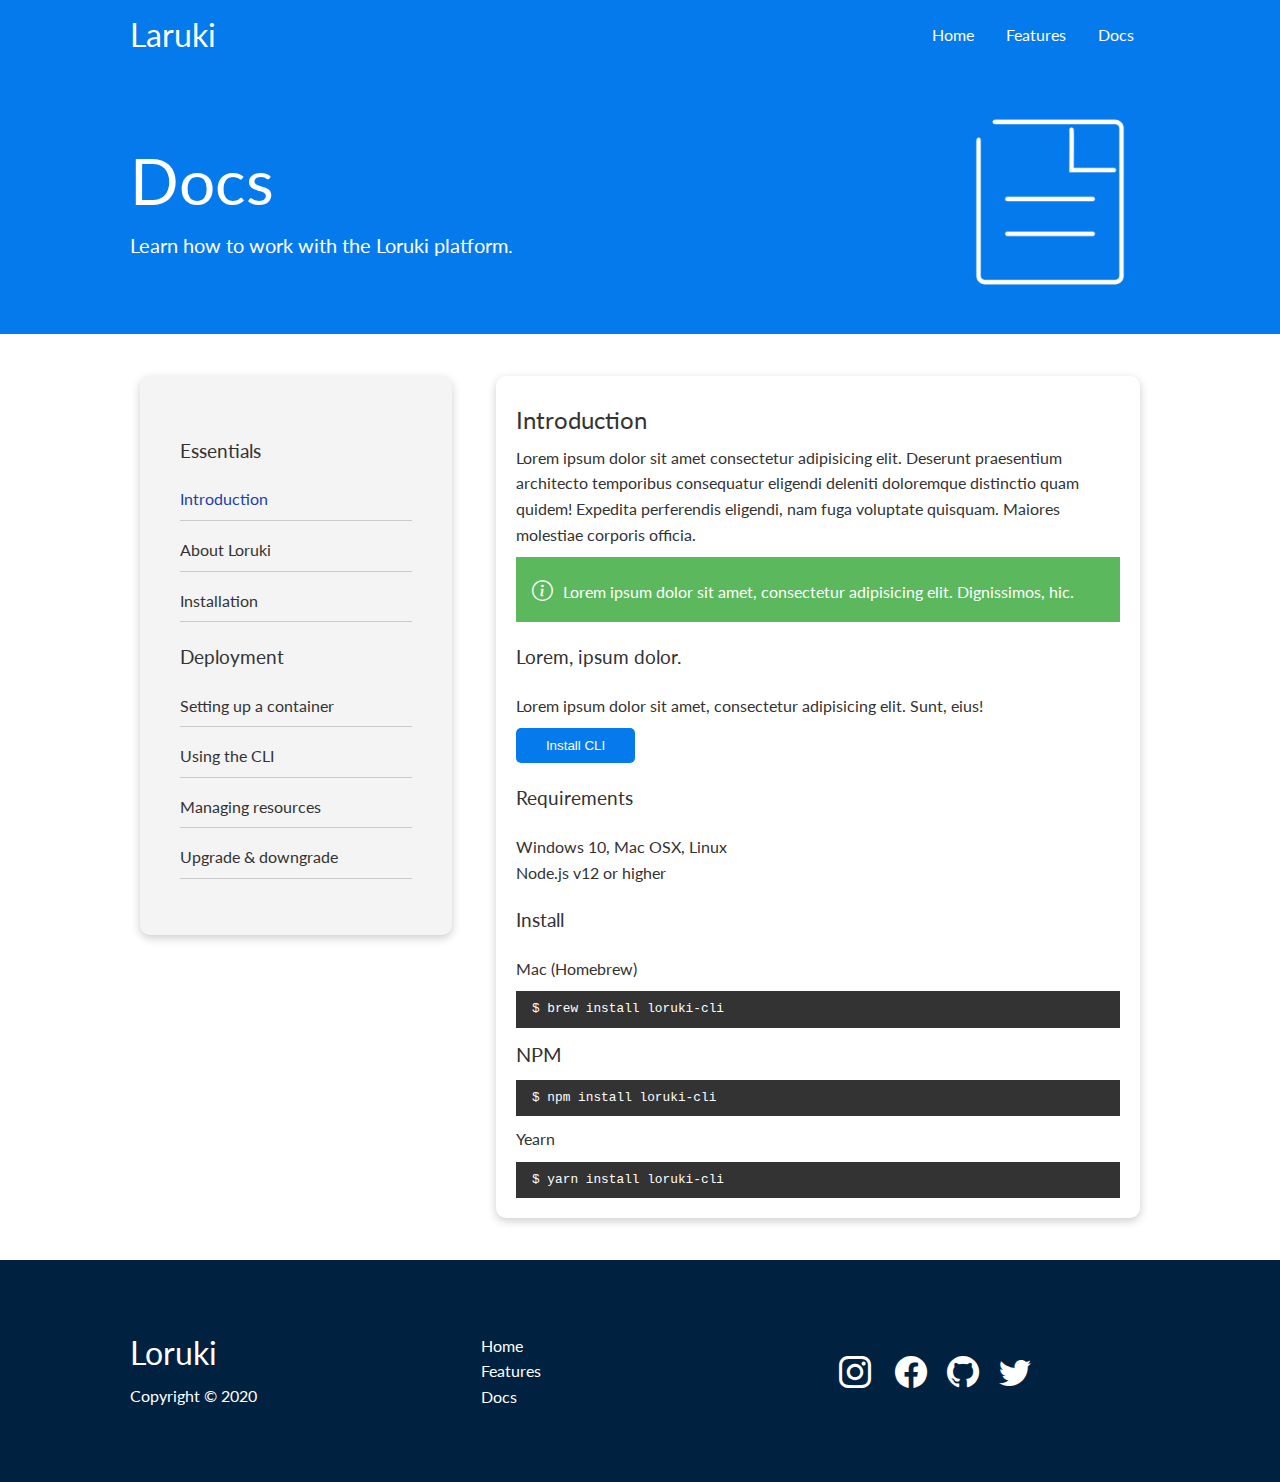
<file: docs.html>
<!DOCTYPE html>
<html lang="en">
  <head>
    <meta charset="UTF-8" />
    <meta name="viewport" content="width=device-width, initial-scale=1.0" />
    <title>Loruki Website</title>
    <link rel="stylesheet" href="./sources/styles.css" />
    <link
      rel="stylesheet"
      href="https://cdn.jsdelivr.net/npm/bootstrap-icons@1.11.3/font/bootstrap-icons.min.css"
    />
    <link
      rel="stylesheet"
      href="https://cdnjs.cloudflare.com/ajax/libs/font-awesome/6.6.0/css/all.min.css"
      integrity="sha512-Kc323vGBEqzTmouAECnVceyQqyqdsSiqLQISBL29aUW4U/M7pSPA/gEUZQqv1cwx4OnYxTxve5UMg5GT6L4JJg=="
      crossorigin="anonymous"
      referrerpolicy="no-referrer"
    />
  </head>
  <body>
    <!-- Header -->
    <header class="header" id="header">
      <div class="container flex">
        <h1 class="header__logo">Laruki</h1>
        <nav class="navigation" id="navigation">
          <ul class="nav__items">
            <li class="nav__item">
              <a href="index.html" class="nav__link">Home</a>
            </li>
            <li class="nav__item">
              <a href="features.html" class="nav__link">Features</a>
            </li>
            <li class="nav__item">
              <a href="#" class="nav__link">Docs</a>
            </li>
          </ul>
        </nav>
      </div>
    </header>
    <!-- /Header  -->
    <main>
      <!-- DOCS Head -->
      <section class="docs__head bg__primary py__3">
        <div class="container grid">
          <div>
            <h1 class="xl">Docs</h1>
            <p class="lead">Learn how to work with the Loruki platform.</p>
          </div>
          <img src="./images/docs.png" alt="docs-head-image" />
        </div>
      </section>
      <!-- /DOCS Head -->

      <!-- DOCS Main -->
      <section class="docs__main py__3">
        <div class="container grid">
          <div class="card">
            <h3 class="my__2">Essentials</h3>
            <nav>
              <ul>
                <li>
                  <a href="docs.html" class="text-secondary"> Introduction </a>
                </li>
                <li>
                  <a href="#"> About Loruki </a>
                </li>
                <li>
                  <a href="#"> Installation </a>
                </li>
              </ul>
            </nav>
            <h3 class="my__2">Deployment</h3>
            <nav>
              <ul>
                <li>
                  <a href="#"> Setting up a container</a>
                </li>
                <li>
                  <a href="#"> Using the CLI</a>
                </li>
                <li>
                  <a href="#">Managing resources </a>
                </li>
                <li>
                  <a href="#">Upgrade & downgrade</a>
                </li>
              </ul>
            </nav>
          </div>
          <div class="card">
            <h2>Introduction</h2>
            <p>
              Lorem ipsum dolor sit amet consectetur adipisicing elit. Deserunt
              praesentium architecto temporibus consequatur eligendi deleniti
              doloremque distinctio quam quidem! Expedita perferendis eligendi,
              nam fuga voluptate quisquam. Maiores molestiae corporis officia.
            </p>
            <div class="alert alert__success p__1">
              <i class="bi bi-info-circle"></i>
              Lorem ipsum dolor sit amet, consectetur adipisicing elit.
              Dignissimos, hic.
            </div>
            <h3 class="my__2">Lorem, ipsum dolor.</h3>
            <p>
              Lorem ipsum dolor sit amet, consectetur adipisicing elit. Sunt,
              eius!
            </p>

            <button type="button" class="btn btn__primary">Install CLI</button>

            <h3 class="my__2">Requirements</h3>

            <ul>
              <li>Windows 10, Mac OSX, Linux</li>
              <li>Node.js v12 or higher</li>
            </ul>

            <h3 class="my__2">Install</h3>
            <p>Mac (Homebrew)</p>
            <pre><code>$ brew install loruki-cli </code></pre>
            <p class="lead">NPM</p>
            <pre><code>$ npm install loruki-cli</code></pre>
            <p class="Lead">Yearn</p>
            <pre><code>$ yarn install loruki-cli</code></pre>
          </div>
        </div>
      </section>
      <!-- /DOCS Main -->
    </main>
    <!-- Footer -->
    <footer class="footer py__5 bg__dark">
      <div class="container footer-grid">
        <div>
          <h1>Loruki</h1>
          <p>Copyright &copy; 2020</p>
        </div>
        <nav>
          <ul>
            <li><a href="index.html">Home</a></li>
            <li><a href="features.html">Features</a></li>
            <li><a href="document.html">Docs</a></li>
          </ul>
        </nav>
        <div class="social__items">
          <a href="https://www.instagram.com/">
            <i class="bi bi-instagram"></i>
          </a>
          <a href="https://www.facebook.com/"><i class="bi bi-facebook"></i></a>
          <a href="https://www.github.com/"><i class="bi bi-github"></i></a>
          <a href="https://www.twitter.com/"><i class="bi bi-twitter"></i></a>
        </div>
      </div>
    </footer>
  </body>
</html>
</file>
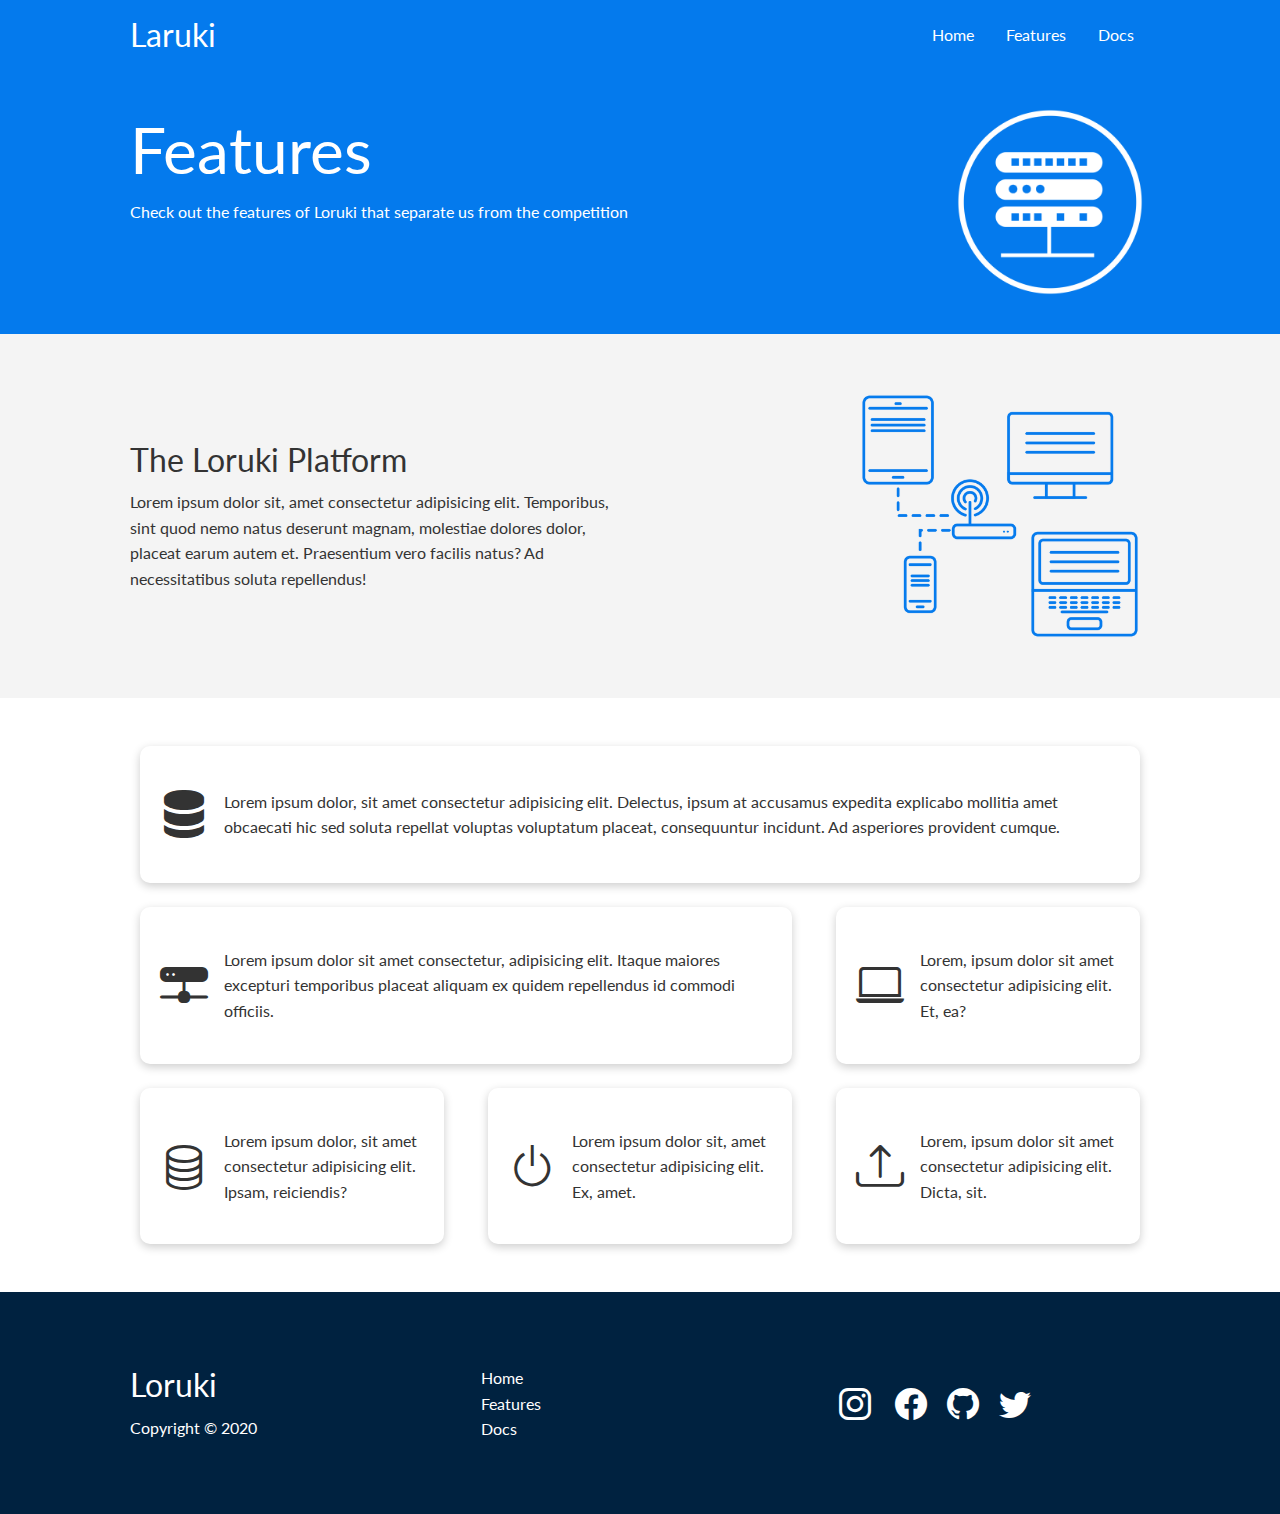
<file: features.html>
<!DOCTYPE html>
<html lang="en">
  <head>
    <meta charset="UTF-8" />
    <meta name="viewport" content="width=device-width, initial-scale=1.0" />
    <title>Loruki Website</title>
    <link rel="stylesheet" href="./sources/styles.css" />
    <link
      rel="stylesheet"
      href="https://cdn.jsdelivr.net/npm/bootstrap-icons@1.11.3/font/bootstrap-icons.min.css"
    />
    <link
      rel="stylesheet"
      href="https://cdnjs.cloudflare.com/ajax/libs/font-awesome/6.6.0/css/all.min.css"
      integrity="sha512-Kc323vGBEqzTmouAECnVceyQqyqdsSiqLQISBL29aUW4U/M7pSPA/gEUZQqv1cwx4OnYxTxve5UMg5GT6L4JJg=="
      crossorigin="anonymous"
      referrerpolicy="no-referrer"
    />
  </head>
  <body>
    <!-- Header -->
    <header class="header" id="header">
      <div class="container flex">
        <h1 class="header__logo">Laruki</h1>
        <nav class="navigation" id="navigation">
          <ul class="nav__items">
            <li class="nav__item">
              <a href="index.html" class="nav__link">Home</a>
            </li>
            <li class="nav__item">
              <a href="#" class="nav__link">Features</a>
            </li>
            <li class="nav__item">
              <a href="docs.html" class="nav__link">Docs</a>
            </li>
          </ul>
        </nav>
      </div>
    </header>
    <!-- /Header  -->
    <main>
      <!-- Head -->
      <section class="features__head bg__primary py__3">
        <div class="container head-grid">
          <div class="features__head--text">
            <h1 class="xl">Features</h1>
            <p class="head">
              Check out the features of Loruki that separate us from the
              competition
            </p>
          </div>
          <img src="./images/server.png" alt="" />
        </div>
      </section>
      <!-- /Head -->

      <!-- Platform -->
      <section class="features__platform bg__light py__3">
        <div class="container grid">
          <div>
            <h1 class="md">The Loruki Platform</h1>
            <p>
              Lorem ipsum dolor sit, amet consectetur adipisicing elit.
              Temporibus, sint quod nemo natus deserunt magnam, molestiae
              dolores dolor, placeat earum autem et. Praesentium vero facilis
              natus? Ad necessitatibus soluta repellendus!
            </p>
          </div>
          <img src="./images/server2.png" alt="" />
        </div>
      </section>
      <!-- /Platform -->

      <!-- Card -->
      <section class="features__cards py__4">
        <div class="container grid">
          <div class="card">
            <i class="bi bi-server"></i>
            <p>
              Lorem ipsum dolor, sit amet consectetur adipisicing elit.
              Delectus, ipsum at accusamus expedita explicabo mollitia amet
              obcaecati hic sed soluta repellat voluptas voluptatum placeat,
              consequuntur incidunt. Ad asperiores provident cumque.
            </p>
          </div>
          <div class="card">
            <i class="bi bi-hdd-network-fill"></i>
            <p>
              Lorem ipsum dolor sit amet consectetur, adipisicing elit. Itaque
              maiores excepturi temporibus placeat aliquam ex quidem repellendus
              id commodi officiis.
            </p>
          </div>
          <div class="card">
            <i class="bi bi-laptop"></i>
            <p>
              Lorem, ipsum dolor sit amet consectetur adipisicing elit. Et, ea?
            </p>
          </div>
          <div class="card">
            <i class="bi bi-database"></i>
            <p>
              Lorem ipsum dolor, sit amet consectetur adipisicing elit. Ipsam,
              reiciendis?
            </p>
          </div>
          <div class="card">
            <i class="bi bi-power"></i>
            <p>
              Lorem ipsum dolor sit, amet consectetur adipisicing elit. Ex,
              amet.
            </p>
          </div>
          <div class="card">
            <i class="bi bi-upload"></i>
            <p>
              Lorem, ipsum dolor sit amet consectetur adipisicing elit. Dicta,
              sit.
            </p>
          </div>
        </div>
      </section>
      <!-- /Card -->
    </main>
    <!-- Footer -->
    <footer class="footer py__5 bg__dark">
      <div class="container footer-grid">
        <div>
          <h1>Loruki</h1>
          <p>Copyright &copy; 2020</p>
        </div>
        <nav>
          <ul>
            <li><a href="index.html">Home</a></li>
            <li><a href="features.html">Features</a></li>
            <li><a href="document.html">Docs</a></li>
          </ul>
        </nav>
        <div class="social__items">
          <a href="https://www.instagram.com/">
            <i class="bi bi-instagram"></i>
          </a>
          <a href="https://www.facebook.com/"><i class="bi bi-facebook"></i></a>
          <a href="https://www.github.com/"><i class="bi bi-github"></i></a>
          <a href="https://www.twitter.com/"><i class="bi bi-twitter"></i></a>
        </div>
      </div>
    </footer>
  </body>
</html>
</file>
<file: sources/styles.css>
@import url("https://fonts.googleapis.com/css2?family=Lato:wght@300&display=swap");

:root {
  --primary-color: #047aed;
  --secondary-color: #1c3fa8;
  --dark-color: #002240;
  --light-color: #f4f4f4;
  --success-color: #5cb85c;
}

/**
* ! Changing default values
**/
* {
  padding: 0;
  margin: 0;
  box-sizing: border-box;
}

html {
  font-size: 100%; /*16px*/
}
body {
  font-family: "Lato", sans-serif;
  color: #333;
  line-height: 1.6; /* 26.5 px */
}
a {
  text-decoration: none;
  color: #333;
}

ul {
  list-style-type: none;
}

h1,
h2,
h3 {
  font-weight: 400;
  line-height: 1.2; /*16 * 1.2 = 19.2px*/
  margin: 0.625rem 0;
}

p {
  margin: 0.625rem 0;
}

img {
  width: 100%;
}
/**
* ! Utilities
**/

.container {
  max-width: 1100px;
  margin: 0 auto;
  overflow: auto;
  padding: 0 2.5rem;
}
.btn {
  display: inline-block;
  padding: 0.625rem 1.87rem;
  background-color: var(--primary-color);
  border: 0;
  border-radius: 5px;
  color: #fff;
  cursor: pointer;
  transition: all 0.2s ease-in-out;
}
/* Margin*/
.my__1 {
  margin: 1rem 0;
}
.my__2 {
  margin: 1.5rem 0;
}
.my__3 {
  margin: 2rem 0;
}
.my__4 {
  margin: 3rem 0;
}
.my__5 {
  margin: 4rem 0;
}
.m__1 {
  margin: 1rem;
}
.m__2 {
  margin: 1.5rem;
}
.m__3 {
  margin: 2rem;
}
.m__4 {
  margin: 3rem;
}
.m__5 {
  margin: 4rem;
}

/*Padding*/
.py__1 {
  padding: 1rem 0;
}
.py__2 {
  padding: 1.5rem 0;
}
.py__3 {
  padding: 2rem 0;
}
.py__4 {
  padding: 3rem 0;
}
.py__5 {
  padding: 4rem 0;
}
.p__1 {
  padding: 1rem;
}
.p__2 {
  padding: 1.5rem;
}
.p__3 {
  padding: 2rem;
}
.p__4 {
  padding: 3rem;
}
.p__5 {
  padding: 4rem;
}
.text__center {
  text-align: center;
}
.text-secondary {
  color: var(--secondary-color);
}

/* Background-Colors*/
.bg__primary,
.btn__primary {
  background-color: var(--primary-color);
  color: #fff;
}
.bg__secondary,
.btn__secondary {
  background-color: var(--secondary-color);
  color: #fff;
}
.bg__dark,
.btn__dark {
  background-color: var(--dark-color);
  color: #fff;
}
.bg__light,
.btn__light {
  background-color: var(--light-color);
  color: #333;
}
.alert__success {
  background-color: var(--success-color);
  color: #fff;
}
/* text sizes*/
.lead {
  font-size: 1.25rem;
}
.sm {
  font-size: 1rem;
}
.md {
  font-size: 2rem;
}
.lg {
  font-size: 3rem;
}
.xl {
  font-size: 4rem;
}

.hidden {
  visibility: hidden;
  height: 0;
}
/**
* ! Header
**/
.header {
  background-color: var(--primary-color);
  color: #fff;
  height: 70px;
}

.header .flex {
  display: flex;
  justify-content: space-between;
  align-items: center;
  height: 100%;
}
.nav__items {
  display: flex;
}

.nav__link {
  padding: 0.8rem;
  color: #fff;
  margin: 0 0.2rem;
  transition: all 0.2s ease-in-out;
  outline: 2px solid transparent;
}

.nav__link:hover {
  outline-color: #edede9;
  background-color: rgba(0, 0, 0, 0.7);
}

/**
* ! Showcase
**/

.showcase {
  height: 400px;
  background-color: var(--primary-color);
  color: #ffffff;
  position: relative;
}
.showcase::after {
  content: "";
  position: absolute;
  left: 0;
  right: 0;
  bottom: -70px;
  height: 100px;
  background-color: #fff;
  transform: skewY(-3deg);
}
.showcase .grid {
  display: grid;
  grid-template-columns: 55% 45%;
  gap: 2rem;
  height: 100%;
  align-items: center;
  justify-content: center;
  overflow: visible;
}
.showcase__text {
  animation: slideInFromLeft 1s ease-in;
}
.showcase__title {
  font-size: 2.5rem;
}
.showcase__subtitle {
  margin: 1.25rem 0;
}
.card {
  background-color: #fff;
  border-radius: 0.625rem;
  color: #333;
  box-shadow: 0 3px 10px rgba(0, 0, 0, 0.2);
  padding: 1.25rem;
  margin: 0.625rem;
}

.showcase__form {
  max-width: 400px;
  width: 85%;
  height: 350px;
  position: relative;
  top: 60px;
  padding: 2.5rem;
  z-index: 100;
  animation: slideInFromRight 1s ease-in;
}

.form-control {
  margin: 1.87rem 0;
}

.form-control input {
  border: 0;
  border-bottom: 1px solid #b4becb;
  padding: 3px;
  width: 100%;
  font-size: 1rem;
}
.form-control input:focus {
  outline: none;
}
.showcase__btn {
  background-color: transparent;
  border: 1px solid #fff;
}

.btn:hover {
  transform: scale(0.9);
}

/**
*! Stats 
**/
.stats {
  padding-top: 6.25rem;
  animation: slideInFromBottom 1s ease-in;
}
.grid-3 {
  display: grid;
  grid-template-columns: repeat(3, 1fr);
  gap: 1.25rem;
  justify-content: center;
  align-items: center;
}
.stats__title {
  max-width: 500px;
  margin-inline: auto;
}
.grid-3 i {
  font-size: 3rem;
  font-weight: 900;
}
.grid-3 h3 {
  font-size: 2.2rem;
}
.grid-3 p {
  font-size: 1.25rem;
  font-weight: bold;
}

/**
* ! CLI
**/
.grid-4 {
  display: grid;
  align-items: center;
  justify-content: center;
  grid-template-columns: repeat(3, 1fr);
  grid-template-rows: repeat(2, 1fr);
  gap: 2rem;
}

.CLI .grid-4 > *:first-child {
  grid-row: 1 / span 2;
  grid-column: 1 / span 2;
}
/**
* ! Cloud 
**/
.grid__cloud {
  display: grid;
  grid-template-columns: 4fr 3fr;
  gap: 2rem;
  justify-content: center;
  align-items: center;
  overflow: visible;
  color: #fff;
}

/**
* ! Languages 
**/
.languages .flex {
  display: flex;
  align-items: center;
  justify-content: center;
  flex-wrap: wrap;
}
.languages .card {
  text-align: center;
  margin: 1.125rem 0.625rem 2rem;
  transition: transform 0.2s ease-in;
}
.languages .card:hover {
  transform: translateY(-20px);
}
.languages .card h3 {
  font-size: 1.25rem;
  margin-bottom: 0.625rem;
}
/**
* ! Footer
**/
.footer .footer-grid {
  display: grid;
  grid-template-columns: repeat(3, 1fr);
  gap: 2rem;
  align-items: center;
  justify-content: center;
}
.footer a {
  color: #fff;
  transition: color 0.2s ease-in-out;
}
.footer .social__items a {
  font-size: 2rem;
  margin: 0 0.5rem;
  transition: color 0.2s ease-in-out;
}
.footer a:hover {
  color: var(--secondary-color);
}

/**
* ! Animations
**/

@keyframes slideInFromLeft {
  0% {
    transform: translateX(-100%);
  }
  100% {
    transform: translateX(0);
  }
}
@keyframes slideInFromRight {
  from {
    transform: translateX(100%);
  }
  to {
    transform: translateX(0);
  }
}
@keyframes slideInFromBottom {
  from {
    transform: translateY(100%);
  }
  to {
    transform: translateY(0);
  }
}
@keyframes slideInFromTop {
  from {
    transform: translateY(-100%);
  }
  to {
    transform: translateY(0);
  }
}

/**
* ! Features 
**/
.head-grid {
  display: grid;
  grid-template-columns: repeat(2, 1fr);
}
.grid {
  display: grid;
  grid-template-columns: repeat(2, 1fr);
  justify-content: center;
  align-items: center;
  gap: 1.5rem;
}

.features__head img,
.docs__head img {
  width: 200px;
  justify-self: flex-end;
}
.features__platform img {
  width: 300px;
  justify-self: flex-end;
}

.features__cards .grid {
  overflow: visible;
  grid-template-columns: repeat(3, 1fr);
}

.features__cards .card {
  display: flex;
  align-items: center;
  justify-content: center;
  gap: 1rem;
  height: 100%;
}
.features__cards .grid > *:first-child {
  grid-column: 1 / span 3;
}
.features__cards .grid > *:nth-child(2) {
  grid-column: 1 / span 2;
}
.features__cards .card i {
  font-size: 3rem;
}
/**
* ! DOCS 
**/

.docs__main .grid {
  grid-template-columns: 1fr 2fr;
  align-items: flex-start;
}
.docs__main .grid > *:first-child {
  background-color: var(--light-color);
  padding: 2.5rem;
}
.docs__main nav li {
  border-bottom: 1px solid #ccc;
  padding-bottom: 0.5rem;
  margin-bottom: 1rem;
}
.docs__main a:hover {
  font-weight: 600;
}
.docs__main .alert i {
  margin-right: 0.4rem;
  font-size: 1.3rem;
}
.docs__main code {
  display: inline-block;
  background-color: #333;
  color: #fff;
  width: 100%;
  padding: 0.5rem 1rem;
  font-size: 0.8rem;
}
/**
* ! Tablets and under 
**/
/* 768px*/
@media (max-width: 48em) {
  .showcase .grid,
  .grid-3,
  .CLI .grid-4,
  .grid__cloud,
  .footer .footer-grid,
  .head-grid,
  .features__platform .grid,
  .features__cards .grid,
  .docs__head .grid,
  .docs__main .grid {
    grid-template-columns: 1fr;
    grid-template-rows: 1fr;
  }
  .showcase {
    height: auto;
  }
  .showcase__text {
    text-align: center;
    margin-top: 2.5rem;
    animation: slideInFromTop 1s ease-in;
  }
  .showcase__form {
    justify-self: center;
    margin-inline: auto;
    animation: slideInFromBottom 1s ease-in;
  }
  .CLI .grid-4 > *:first-child {
    grid-row: 1;
    grid-column: 1;
  }

  /*Features*/
  .features__head .head-grid,
  .features__platform .grid {
    text-align: center;
  }
  .features__head img,
  .features__platform img,
  .docs__head img {
    justify-self: center;
    margin-top: 1rem;
  }
  .features__cards .grid > *:first-child {
    grid-column: 1;
  }
  .features__cards .grid > *:nth-child(2) {
    grid-column: 1;
  }

  /* DOCS */
  .docs__head {
    text-align: center;
  }
}
/**
* ! Mobile 
**/
/* under 500px*/
@media (max-width: 31.25em) {
  .header {
    height: 130px;
  }
  .header .flex {
    flex-direction: column;
    justify-content: center;
  }
  .navigation {
    margin-top: 1rem;
  }
}
</file>
